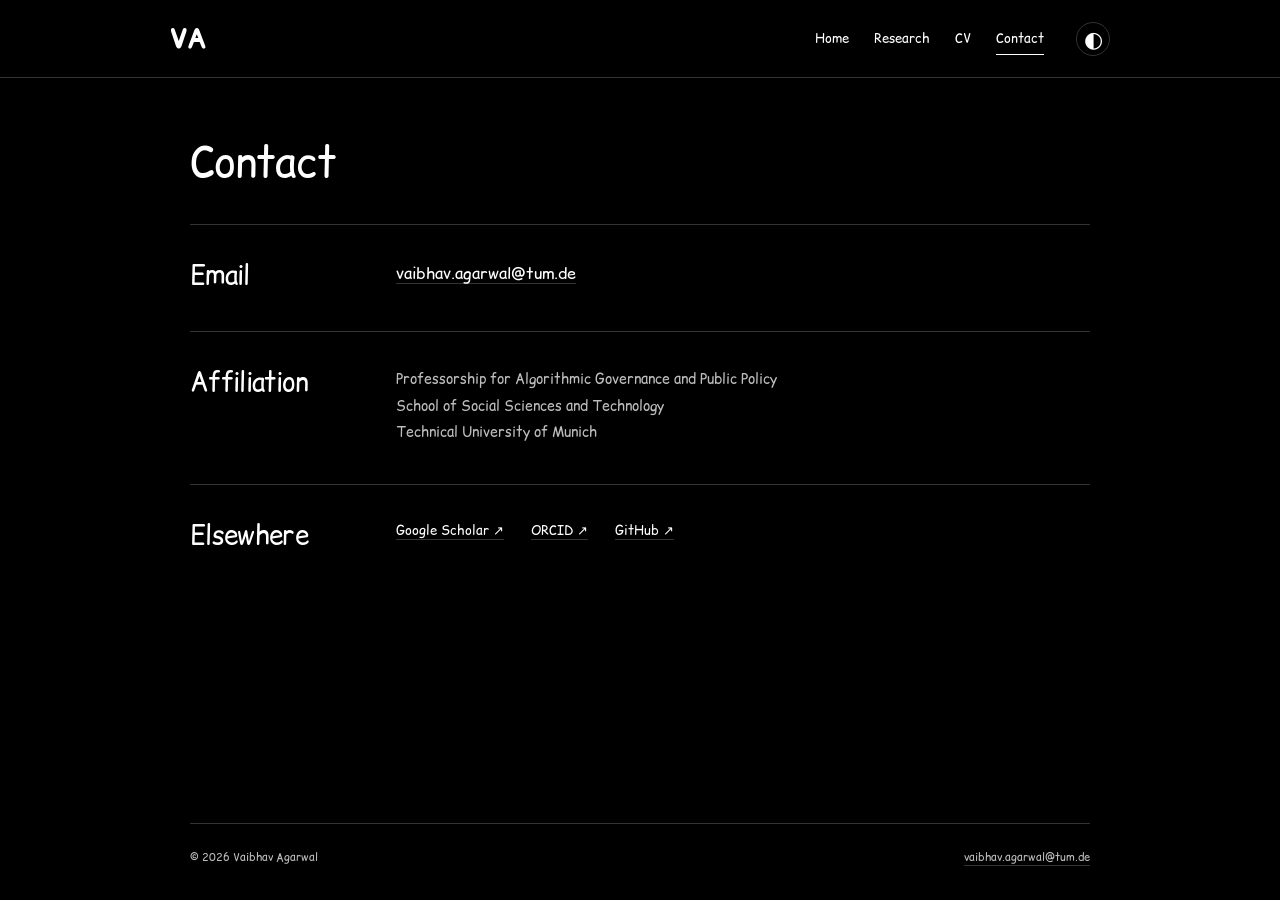
<file: contact.html>
<!doctype html>
<html lang="en" data-theme="dark">
<head>
  <meta charset="utf-8">
  <meta name="viewport" content="width=device-width, initial-scale=1">
  <meta name="color-scheme" content="dark light">
  <meta name="description" content="Contact Vaibhav Agarwal at the Technical University of Munich or find his academic profiles.">
  <title>Contact — Vaibhav Agarwal</title>
  <link rel="icon" href="favicon.svg" type="image/svg+xml">
  <script src="script.js"></script>
  <link rel="stylesheet" href="style.css">
  
</head>
<body>
  <a class="skip-link" href="#main">Skip to content</a>
  <header class="site-header">
    <div class="header-inner">
      <a class="wordmark" href="index.html" aria-label="Vaibhav Agarwal, home">VA</a>
      <nav aria-label="Main navigation">
        <a href="index.html">Home</a>
        <a href="research.html">Research</a>
        <a href="cv.html">CV</a>
        <a href="contact.html" aria-current="page">Contact</a>
      </nav>
      <button class="theme-toggle" type="button" aria-label="Switch to light theme" aria-pressed="true" hidden>
        <span class="theme-glyph" aria-hidden="true">◐</span>
      </button>
    </div>
  </header>
  <main id="main" class="page">
    <header class="page-heading"><h1>Contact</h1></header><section class="content-section" aria-labelledby="email-heading">
      <h2 id="email-heading">Email</h2>
      <div class="section-content contact-details"><a href="mailto:vaibhav.agarwal@tum.de">vaibhav.agarwal@tum.de</a></div>
    </section>
    <section class="content-section" aria-labelledby="affiliation-heading">
      <h2 id="affiliation-heading">Affiliation</h2>
      <div class="section-content prose"><p>Professorship for Algorithmic Governance and Public Policy<br>School of Social Sciences and Technology<br>Technical University of Munich</p></div>
    </section>
    <section class="content-section" aria-labelledby="profiles-heading">
      <h2 id="profiles-heading">Elsewhere</h2>
      <div class="section-content contact-profiles">
        <a href="https://scholar.google.com/citations?user=zqAMT9IAAAAJ&amp;hl=en">Google Scholar <span aria-hidden="true">↗</span></a>
        <a href="https://orcid.org/0009-0001-0770-1008" rel="me">ORCID <span aria-hidden="true">↗</span></a>
        <a href="https://github.com/vaibhav-sds">GitHub <span aria-hidden="true">↗</span></a>
      </div>
    </section>
  </main>
  <footer class="site-footer">
    <span>© 2026 Vaibhav Agarwal</span>
    <a href="mailto:vaibhav.agarwal@tum.de">vaibhav.agarwal@tum.de</a>
  </footer>
</body>
</html>
</file>
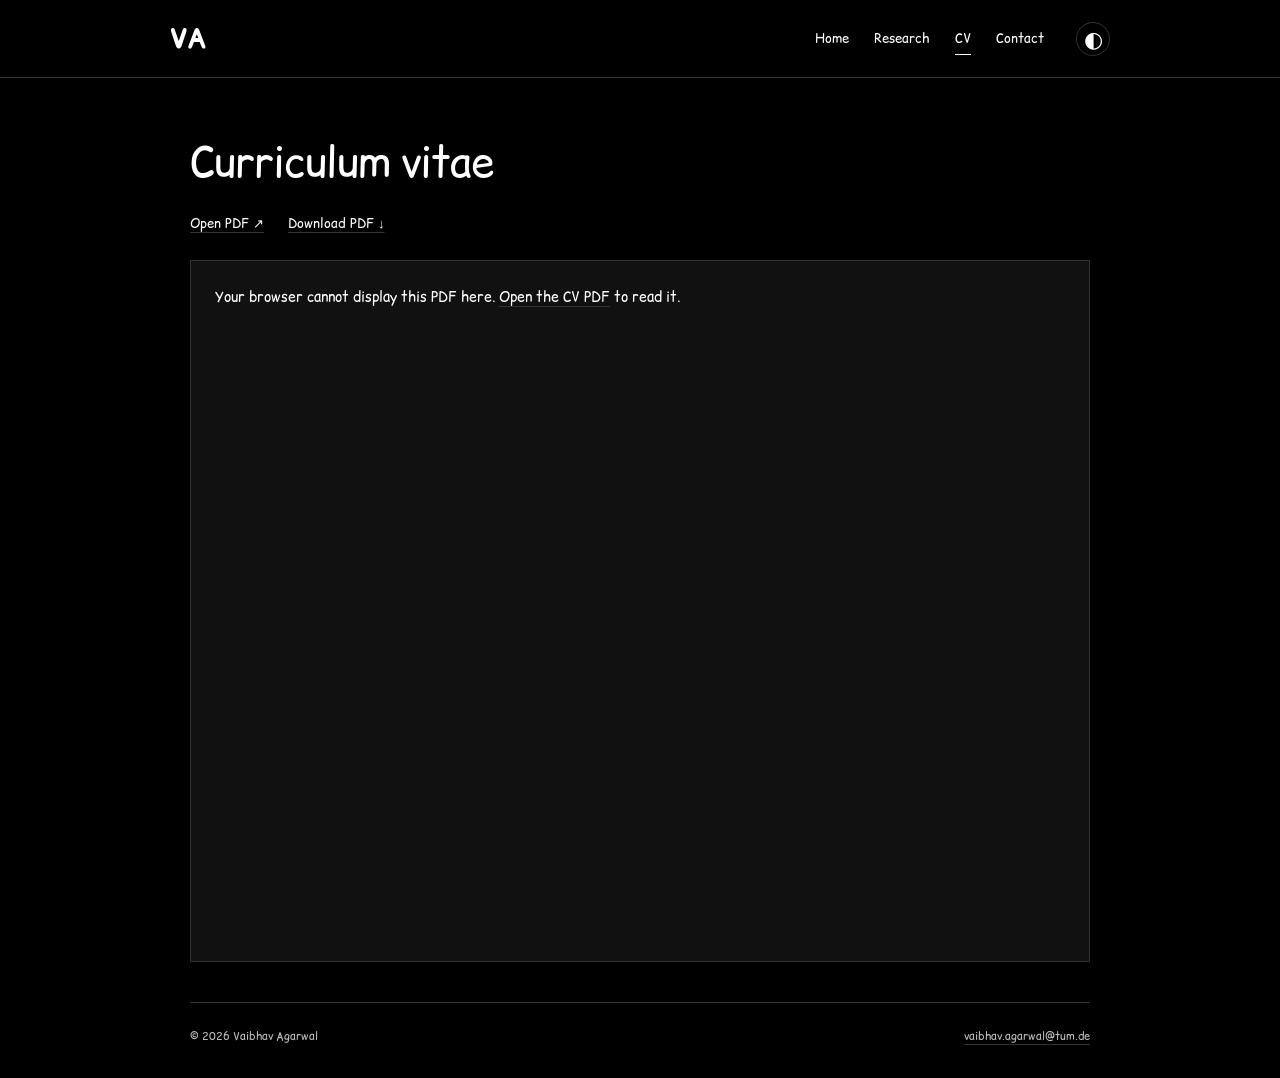
<file: cv.html>
<!doctype html>
<html lang="en" data-theme="dark">
<head>
  <meta charset="utf-8">
  <meta name="viewport" content="width=device-width, initial-scale=1">
  <meta name="color-scheme" content="dark light">
  <meta name="description" content="Read or download Vaibhav Agarwal’s academic CV as a PDF.">
  <title>Curriculum vitae — Vaibhav Agarwal</title>
  <link rel="icon" href="favicon.svg" type="image/svg+xml">
  <script src="script.js"></script>
  <link rel="stylesheet" href="style.css">
  
</head>
<body>
  <a class="skip-link" href="#main">Skip to content</a>
  <header class="site-header">
    <div class="header-inner">
      <a class="wordmark" href="index.html" aria-label="Vaibhav Agarwal, home">VA</a>
      <nav aria-label="Main navigation">
        <a href="index.html">Home</a>
        <a href="research.html">Research</a>
        <a href="cv.html" aria-current="page">CV</a>
        <a href="contact.html">Contact</a>
      </nav>
      <button class="theme-toggle" type="button" aria-label="Switch to light theme" aria-pressed="true" hidden>
        <span class="theme-glyph" aria-hidden="true">◐</span>
      </button>
    </div>
  </header>
  <main id="main" class="page">
    <header class="page-heading"><h1>Curriculum vitae</h1></header><div class="cv-actions">
      <a href="cv.pdf" target="_blank" rel="noopener">Open PDF <span aria-hidden="true">↗</span></a>
      <a href="cv.pdf" download="Vaibhav-Agarwal-CV.pdf">Download PDF <span aria-hidden="true">↓</span></a>
    </div>
    <object class="cv-document" data="cv.pdf#view=FitH" type="application/pdf" aria-label="Vaibhav Agarwal’s curriculum vitae">
      <p>Your browser cannot display this PDF here. <a href="cv.pdf">Open the CV PDF</a> to read it.</p>
    </object>
  </main>
  <footer class="site-footer">
    <span>© 2026 Vaibhav Agarwal</span>
    <a href="mailto:vaibhav.agarwal@tum.de">vaibhav.agarwal@tum.de</a>
  </footer>
</body>
</html>
</file>
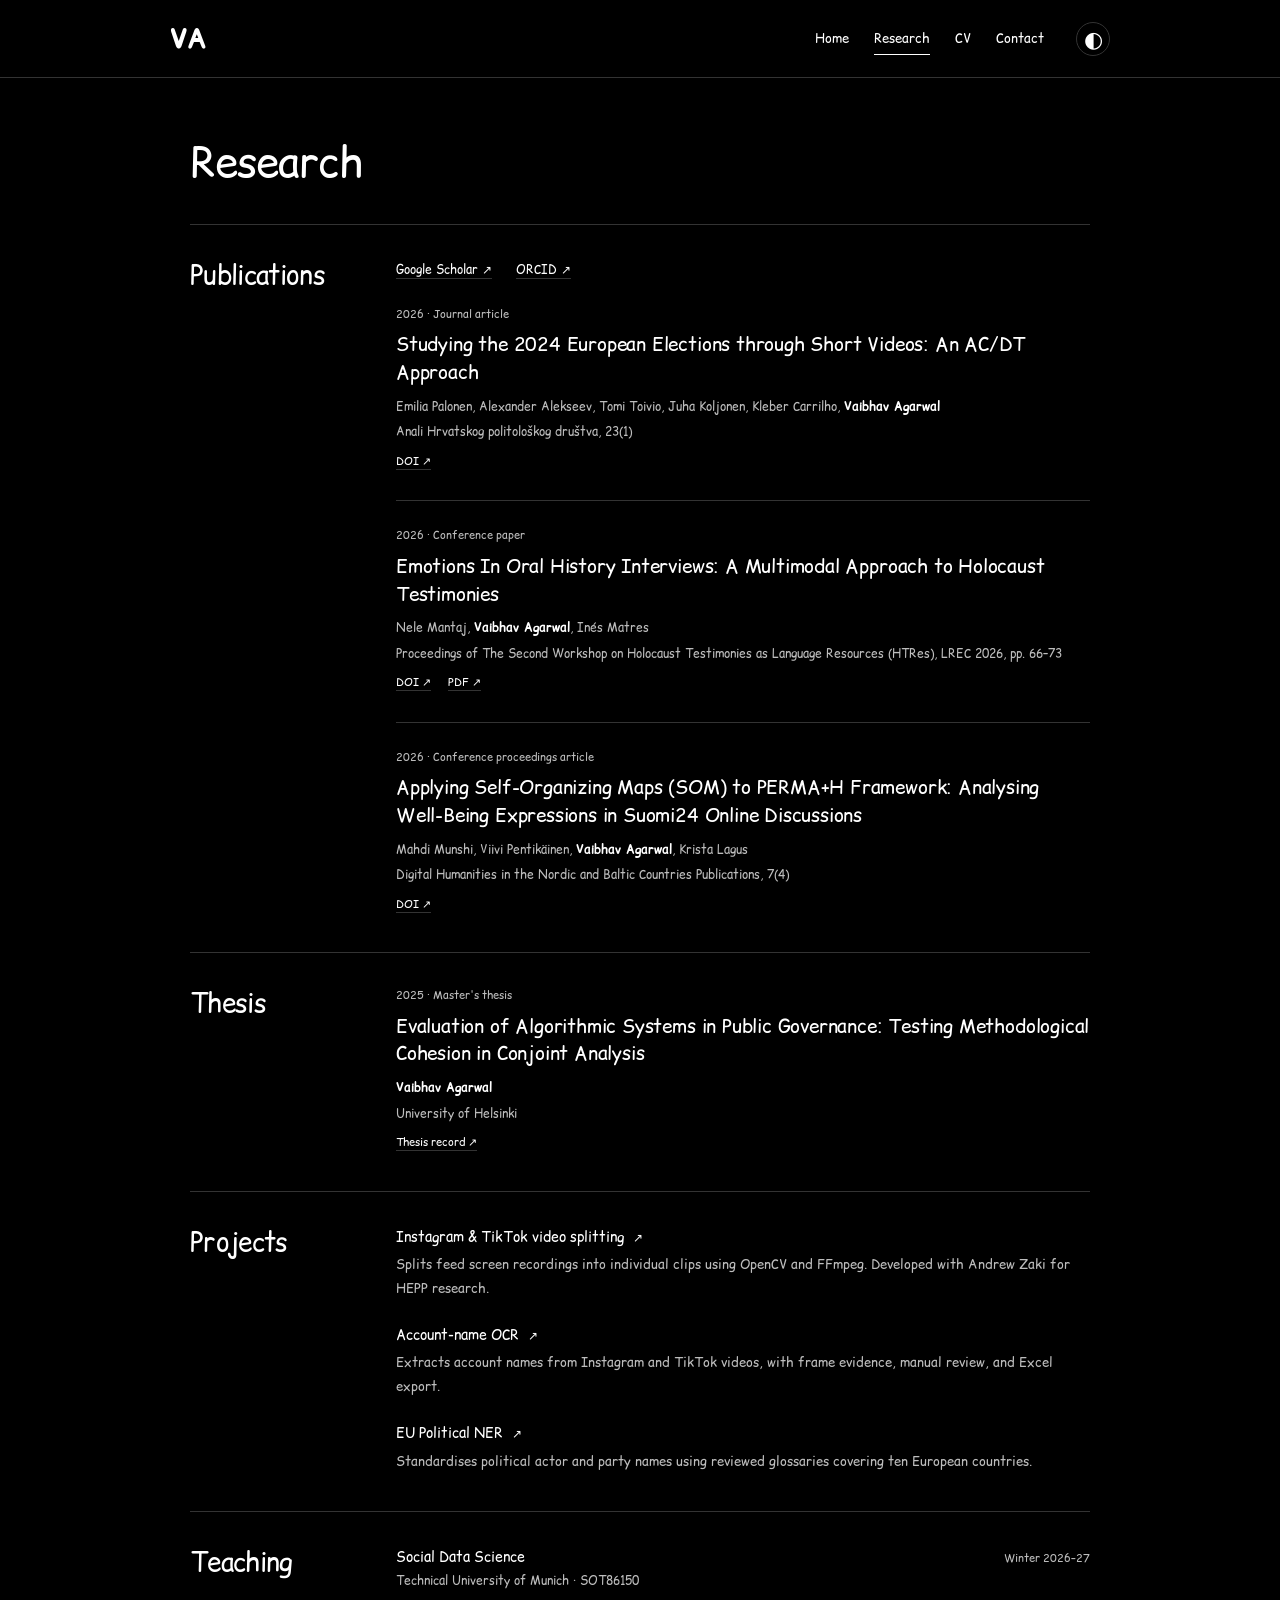
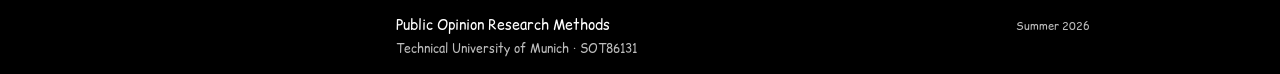
<file: project-audit.html>
<!doctype html>
<html lang="en"><head><meta charset="utf-8"><meta name="viewport" content="width=device-width, initial-scale=1"><meta name="robots" content="noindex"><meta http-equiv="refresh" content="0; url=research.html"><title>Page moved — Vaibhav Agarwal</title></head><body><p>This page has moved. <a href="research.html">Continue to the website</a>.</p></body></html>
</file>
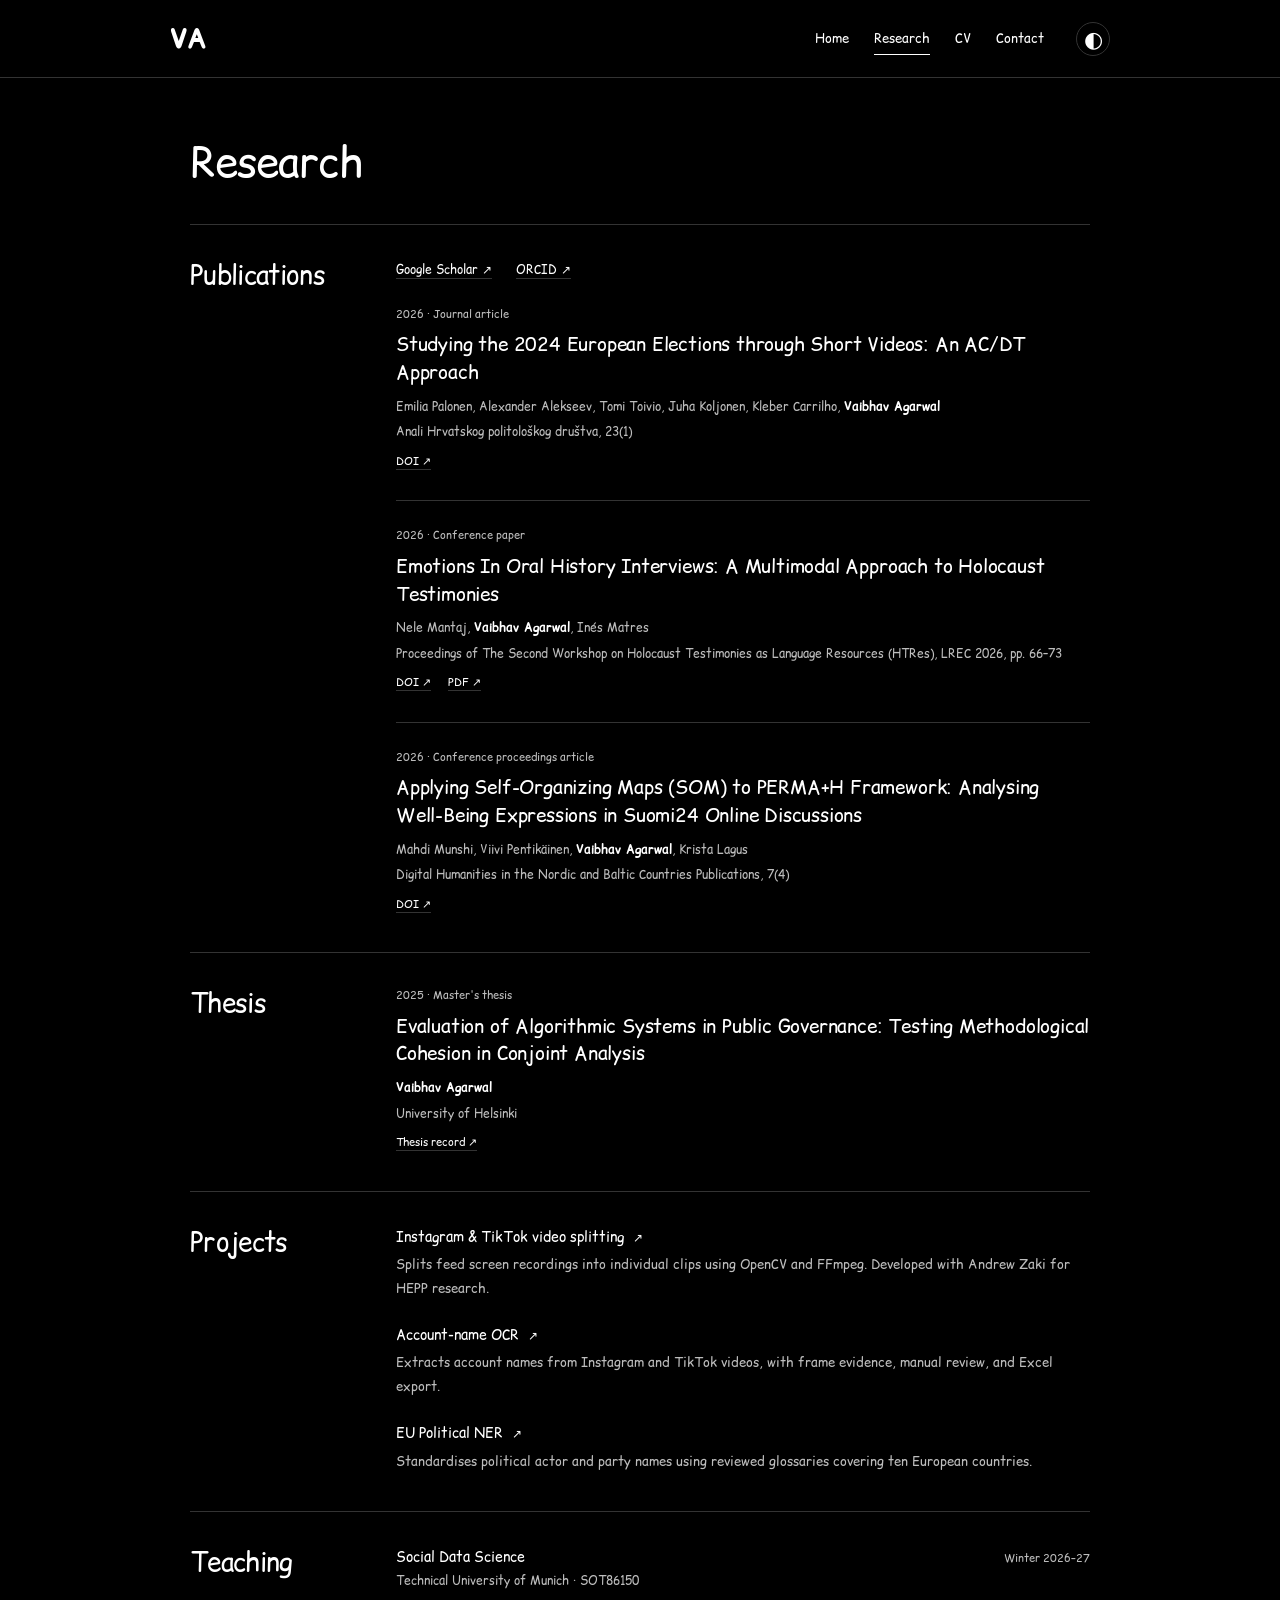
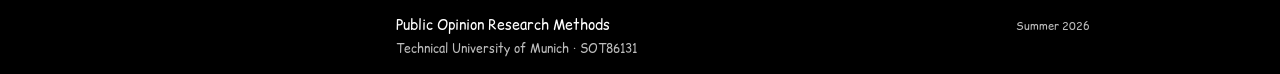
<file: project-multimodal.html>
<!doctype html>
<html lang="en"><head><meta charset="utf-8"><meta name="viewport" content="width=device-width, initial-scale=1"><meta name="robots" content="noindex"><meta http-equiv="refresh" content="0; url=research.html#projects"><title>Page moved — Vaibhav Agarwal</title></head><body><p>This page has moved. <a href="research.html#projects">Continue to the website</a>.</p></body></html>
</file>
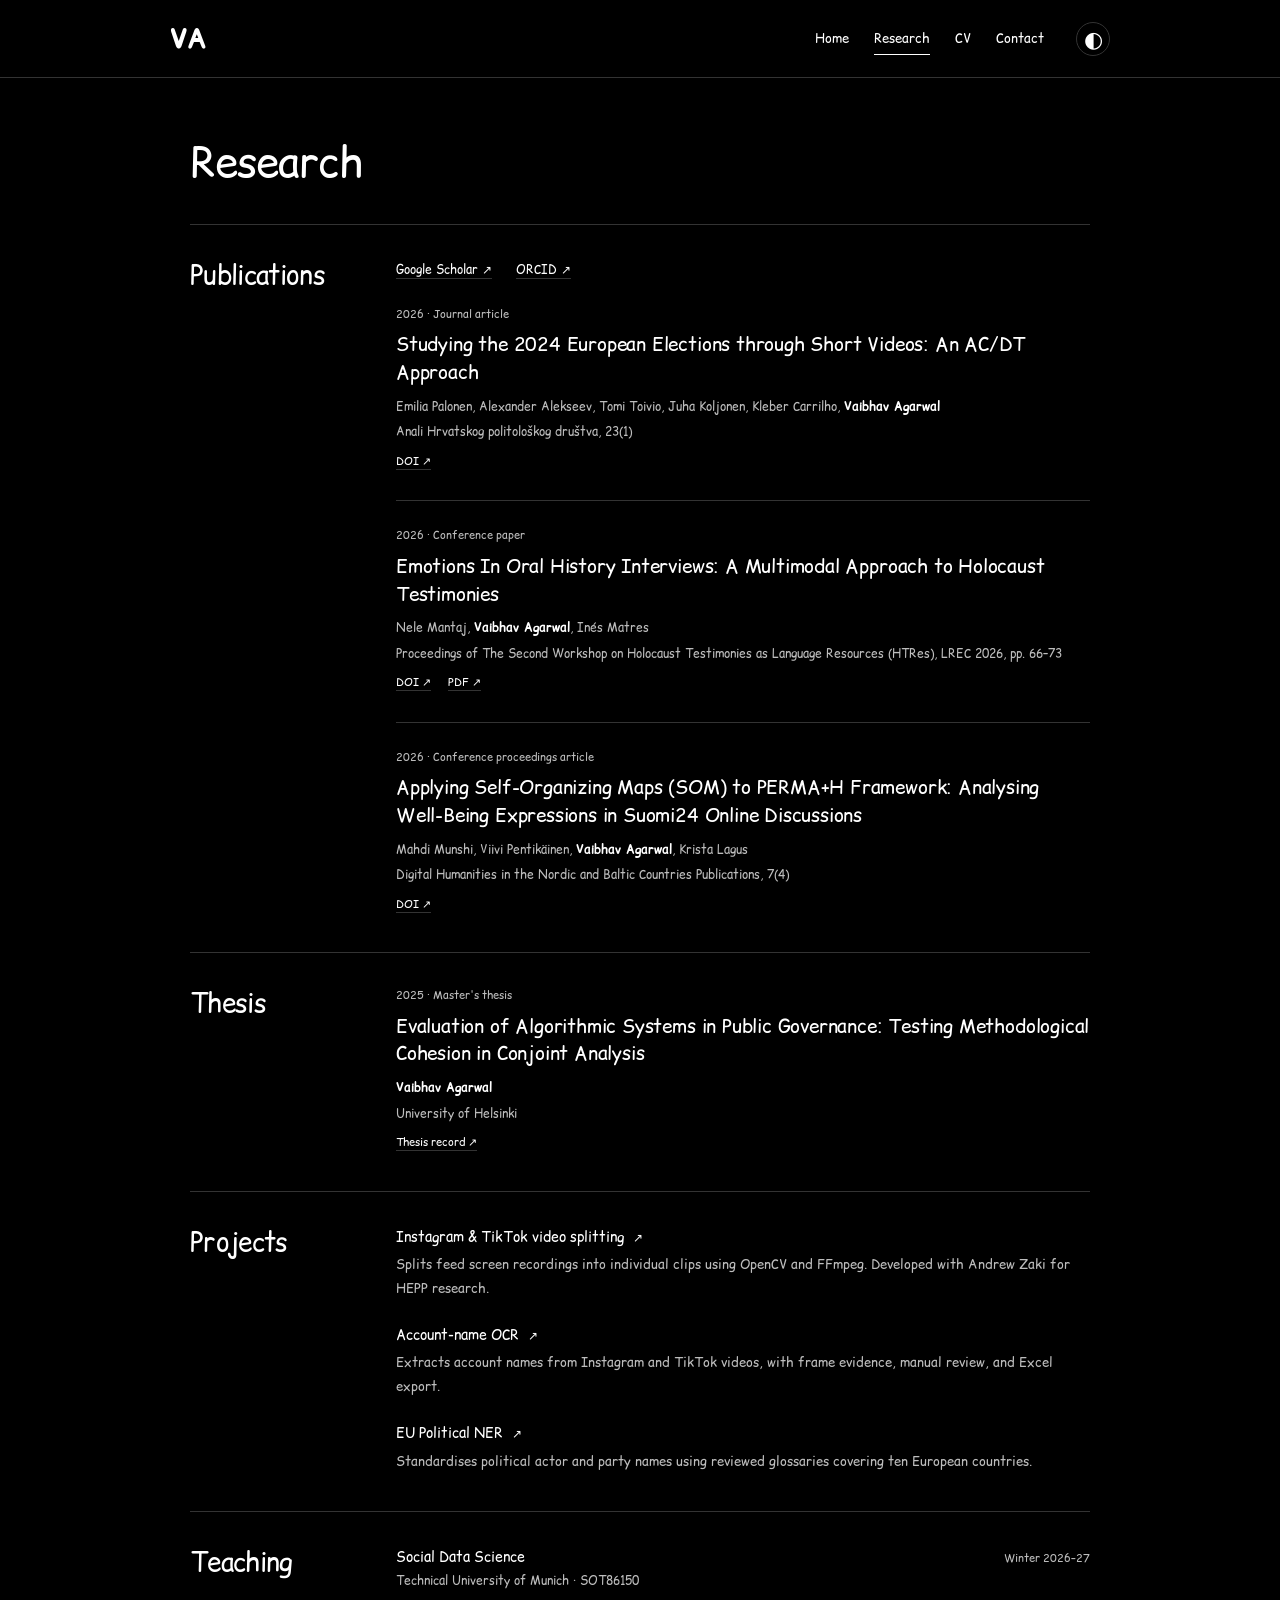
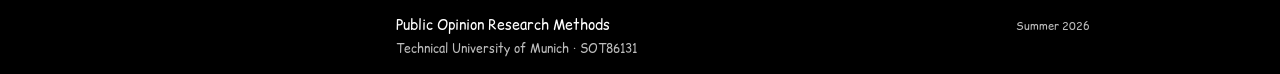
<file: project-thesis.html>
<!doctype html>
<html lang="en"><head><meta charset="utf-8"><meta name="viewport" content="width=device-width, initial-scale=1"><meta name="robots" content="noindex"><meta http-equiv="refresh" content="0; url=research.html#thesis"><title>Page moved — Vaibhav Agarwal</title></head><body><p>This page has moved. <a href="research.html#thesis">Continue to the website</a>.</p></body></html>
</file>
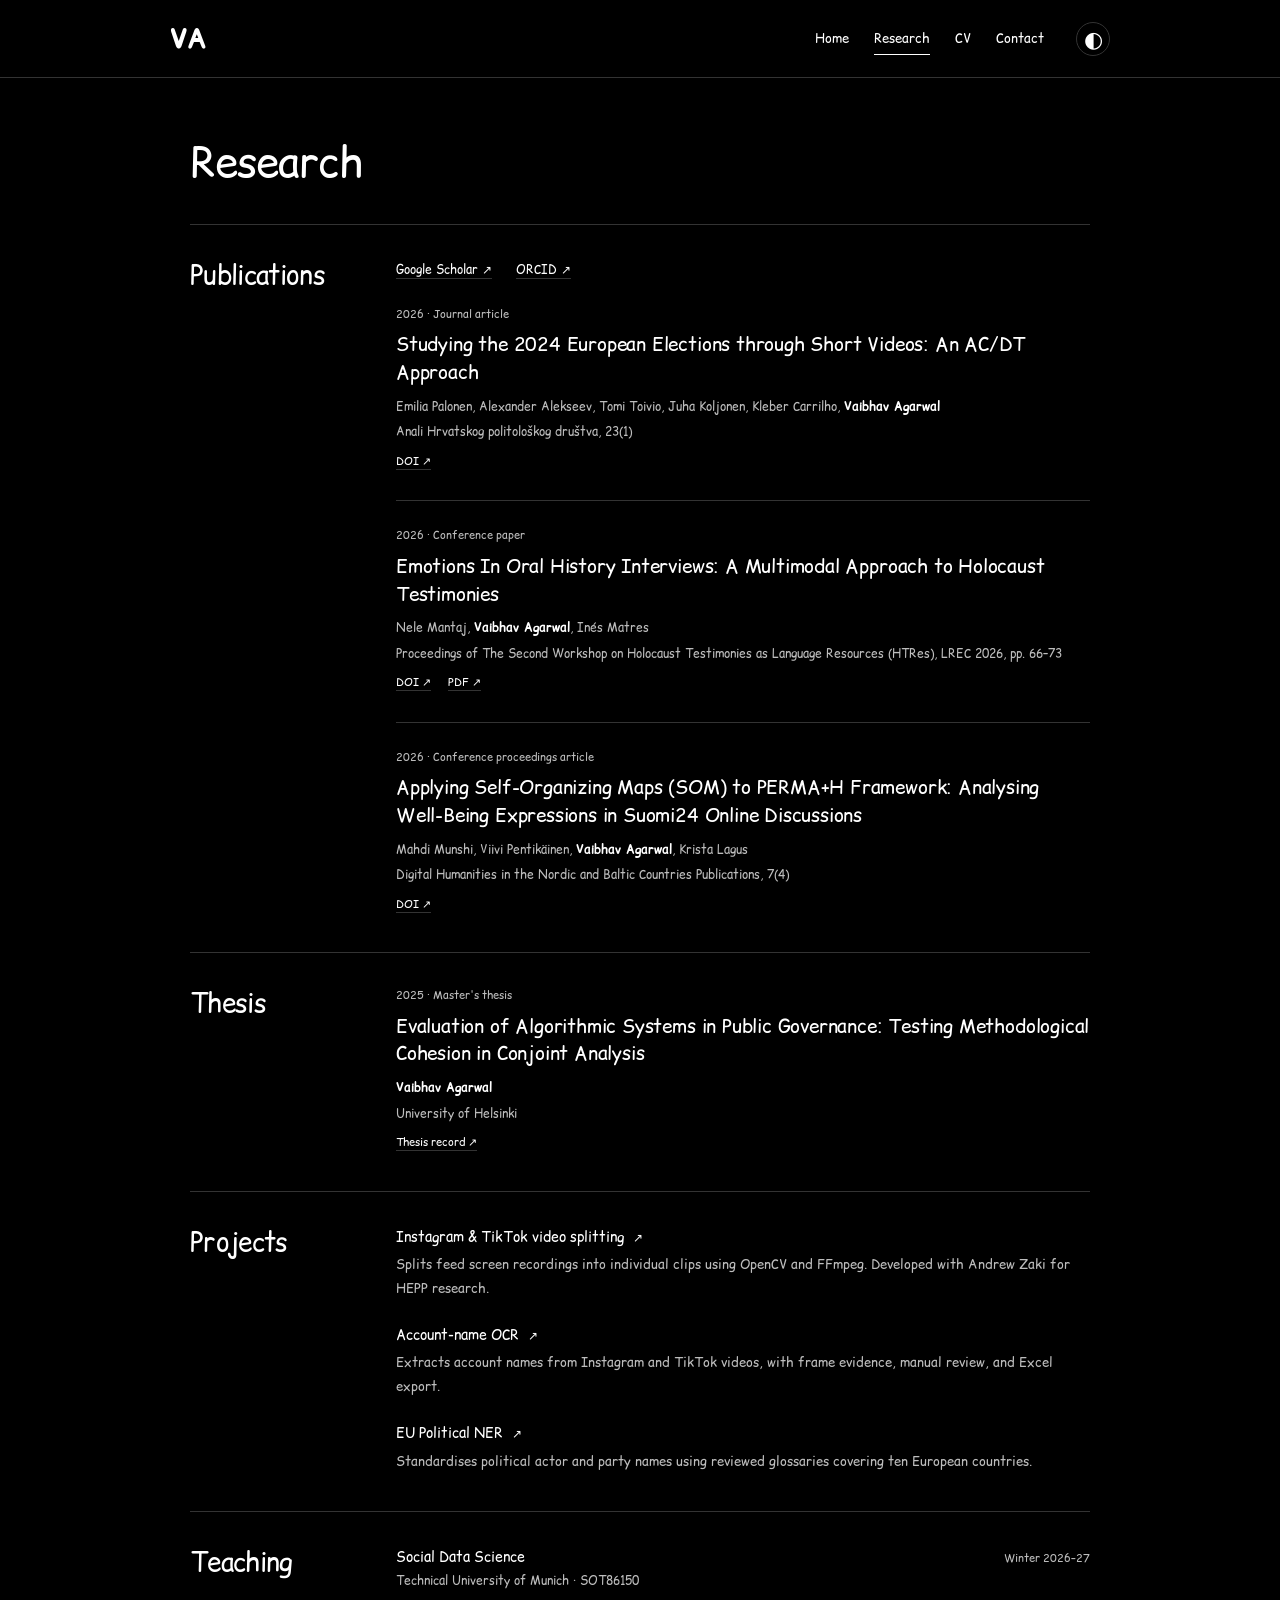
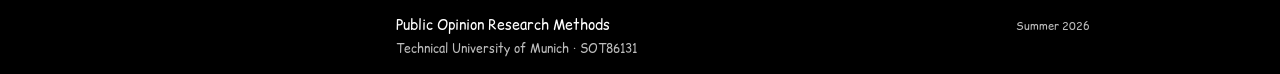
<file: publications.html>
<!doctype html>
<html lang="en"><head><meta charset="utf-8"><meta name="viewport" content="width=device-width, initial-scale=1"><meta name="robots" content="noindex"><meta http-equiv="refresh" content="0; url=research.html#publications"><title>Page moved — Vaibhav Agarwal</title></head><body><p>This page has moved. <a href="research.html#publications">Continue to the website</a>.</p></body></html>
</file>
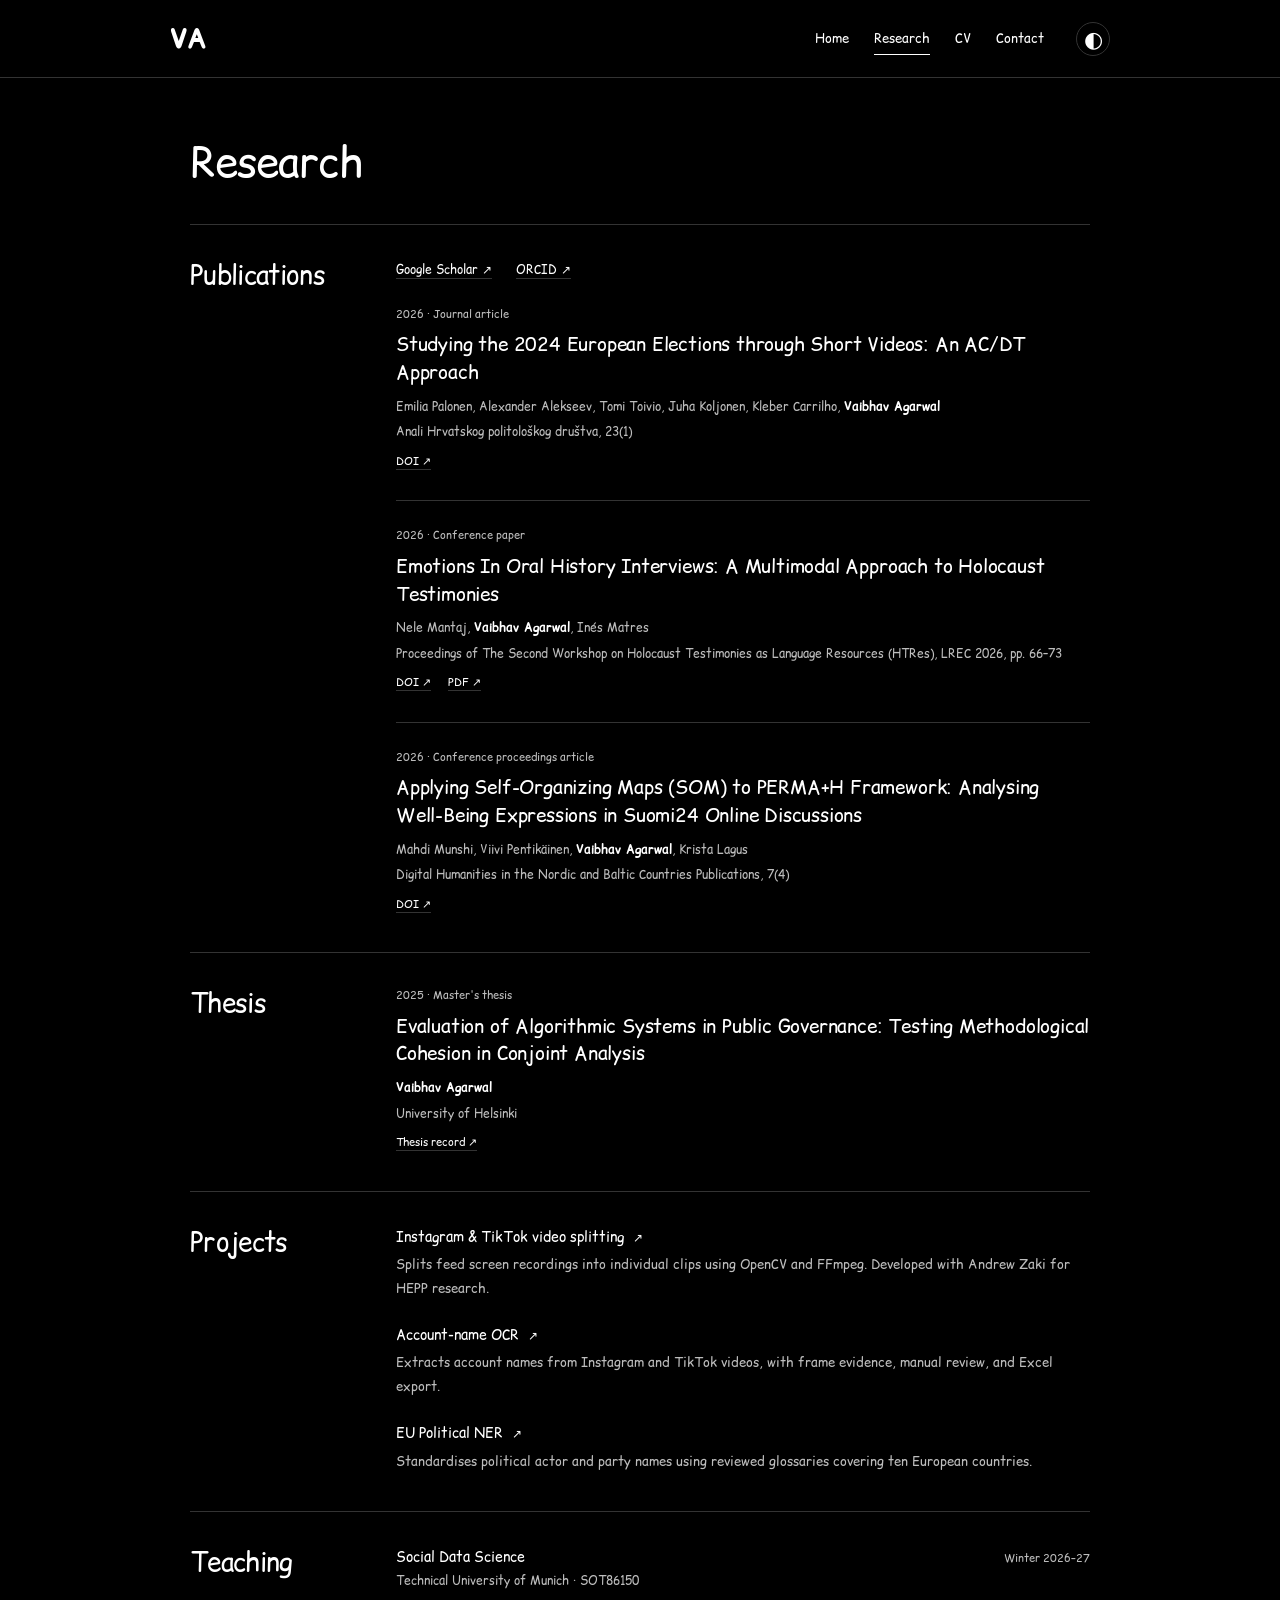
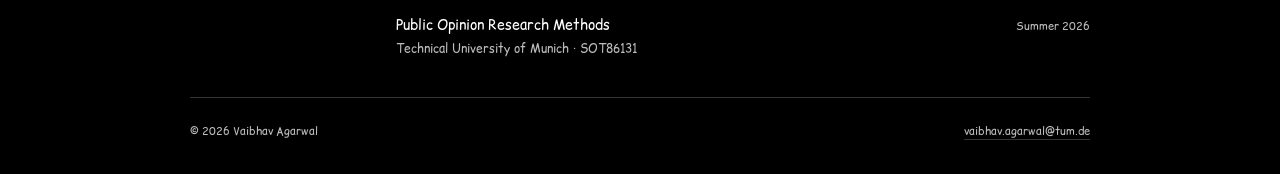
<file: research.html>
<!doctype html>
<html lang="en" data-theme="dark">
<head>
  <meta charset="utf-8">
  <meta name="viewport" content="width=device-width, initial-scale=1">
  <meta name="color-scheme" content="dark light">
  <meta name="description" content="Research, publications, open-source projects, and teaching by Vaibhav Agarwal in algorithmic governance and social data science.">
  <title>Research — Vaibhav Agarwal</title>
  <link rel="icon" href="favicon.svg" type="image/svg+xml">
  <script src="script.js"></script>
  <link rel="stylesheet" href="style.css">
  
</head>
<body>
  <a class="skip-link" href="#main">Skip to content</a>
  <header class="site-header">
    <div class="header-inner">
      <a class="wordmark" href="index.html" aria-label="Vaibhav Agarwal, home">VA</a>
      <nav aria-label="Main navigation">
        <a href="index.html">Home</a>
        <a href="research.html" aria-current="page">Research</a>
        <a href="cv.html">CV</a>
        <a href="contact.html">Contact</a>
      </nav>
      <button class="theme-toggle" type="button" aria-label="Switch to light theme" aria-pressed="true" hidden>
        <span class="theme-glyph" aria-hidden="true">◐</span>
      </button>
    </div>
  </header>
  <main id="main" class="page">
    <header class="page-heading"><h1>Research</h1></header><section id="publications" class="content-section" aria-labelledby="publications-heading"><h2 id="publications-heading">Publications</h2><div class="section-content publication-list"><div class="research-profiles"><a href="https://scholar.google.com/citations?user=zqAMT9IAAAAJ&amp;hl=en">Google Scholar ↗</a><a href="https://orcid.org/0009-0001-0770-1008" rel="me">ORCID ↗</a></div><article class="publication">
<p class="publication-meta">2026 · Journal article</p>
<h3><a href="https://doi.org/10.20901/an.23.06">Studying the 2024 European Elections through Short Videos: An AC/DT Approach</a></h3>
<p class="authors">Emilia Palonen, Alexander Alekseev, Tomi Toivio, Juha Koljonen, Kleber Carrilho, <strong>Vaibhav Agarwal</strong></p>
<p class="venue">Anali Hrvatskog politološkog društva, 23(1)</p>
<div class="paper-links"><a href="https://doi.org/10.20901/an.23.06">DOI ↗</a></div>
</article>
<article class="publication">
<p class="publication-meta">2026 · Conference paper</p>
<h3><a href="https://aclanthology.org/2026.htres-2.8/">Emotions In Oral History Interviews: A Multimodal Approach to Holocaust Testimonies</a></h3>
<p class="authors">Nele Mantaj, <strong>Vaibhav Agarwal</strong>, Inés Matres</p>
<p class="venue">Proceedings of The Second Workshop on Holocaust Testimonies as Language Resources (HTRes), LREC 2026, pp. 66–73</p>
<div class="paper-links"><a href="https://doi.org/10.63317/59pkmnv7gtu2">DOI ↗</a><a href="https://aclanthology.org/2026.htres-2.8.pdf">PDF ↗</a></div>
</article>
<article class="publication">
<p class="publication-meta">2026 · Conference proceedings article</p>
<h3><a href="https://doi.org/10.5617/dhnbpub.13131">Applying Self-Organizing Maps (SOM) to PERMA+H Framework: Analysing Well-Being Expressions in Suomi24 Online Discussions</a></h3>
<p class="authors">Mahdi Munshi, Viivi Pentikäinen, <strong>Vaibhav Agarwal</strong>, Krista Lagus</p>
<p class="venue">Digital Humanities in the Nordic and Baltic Countries Publications, 7(4)</p>
<div class="paper-links"><a href="https://doi.org/10.5617/dhnbpub.13131">DOI ↗</a></div>
</article></div></section>
<section id="thesis" class="content-section" aria-labelledby="thesis-heading"><h2 id="thesis-heading">Thesis</h2><div class="section-content publication-list"><article class="publication">
<p class="publication-meta">2025 · Master&#x27;s thesis</p>
<h3><a href="https://hdl.handle.net/10138/597339">Evaluation of Algorithmic Systems in Public Governance: Testing Methodological Cohesion in Conjoint Analysis</a></h3>
<p class="authors"><strong>Vaibhav Agarwal</strong></p>
<p class="venue">University of Helsinki</p>
<div class="paper-links"><a href="https://hdl.handle.net/10138/597339">Thesis record ↗</a></div>
</article></div></section>
<section id="projects" class="content-section" aria-labelledby="projects-heading">
      <h2 id="projects-heading">Projects</h2>
      <div class="section-content project-list">
        <article>
          <h3><a href="https://github.com/vaibhav-sds/IG-TK-Spliter">Instagram & TikTok video splitting <span aria-hidden="true">↗</span></a></h3>
          <p>Splits feed screen recordings into individual clips using OpenCV and FFmpeg. Developed with Andrew Zaki for HEPP research.</p>
        </article>
        <article>
          <h3><a href="https://github.com/vaibhav-sds/IG-TK-AccNames-OCR">Account-name OCR <span aria-hidden="true">↗</span></a></h3>
          <p>Extracts account names from Instagram and TikTok videos, with frame evidence, manual review, and Excel export.</p>
        </article>
        <article>
          <h3><a href="https://github.com/vaibhav-sds/EU-Political-NER">EU Political NER <span aria-hidden="true">↗</span></a></h3>
          <p>Standardises political actor and party names using reviewed glossaries covering ten European countries.</p>
        </article>
      </div>
    </section><section id="teaching" class="content-section" aria-labelledby="teaching-heading">
      <h2 id="teaching-heading">Teaching</h2>
      <div class="section-content teaching-list">
        <article><div><h3>Social Data Science</h3><p>Technical University of Munich · SOT86150</p></div><p class="term">Winter 2026–27</p></article>
        <article><div><h3>Public Opinion Research Methods</h3><p>Technical University of Munich · SOT86131</p></div><p class="term">Summer 2026</p></article>
      </div>
    </section>
  </main>
  <footer class="site-footer">
    <span>© 2026 Vaibhav Agarwal</span>
    <a href="mailto:vaibhav.agarwal@tum.de">vaibhav.agarwal@tum.de</a>
  </footer>
</body>
</html>
</file>
<file: style.css>
@font-face {
  font-family: "Comic Relief";
  src: url("fonts/ComicRelief-Regular.woff") format("woff");
  font-weight: 400;
  font-style: normal;
  font-display: swap;
}
@font-face {
  font-family: "Comic Relief";
  src: url("fonts/ComicRelief-Bold.woff") format("woff");
  font-weight: 700;
  font-style: normal;
  font-display: swap;
}
:root {
  color-scheme: dark;
  --background: #000;
  --foreground: #fff;
  --secondary: #bdbdbd;
  --border: #333;
  --subtle: #111;
  --font: "Comic Sans MS", "Comic Sans", "Comic Relief", cursive;
}
:root[data-theme="light"] { color-scheme: light; --background: #fff; --foreground: #111; --secondary: #555; --border: #dedede; --subtle: #f5f5f5; }
*, *::before, *::after { box-sizing: border-box; }
html { scroll-behavior: smooth; scroll-padding-top: 30px; }
body { min-height: 100vh; display: flex; flex-direction: column; margin: 0; background: var(--background); color: var(--foreground); font-family: var(--font); font-size: 15px; line-height: 1.8; -webkit-font-smoothing: antialiased; }
button, input { font: inherit; }
a { color: inherit; text-decoration-color: var(--border); text-underline-offset: 4px; }
a:hover { text-decoration-color: var(--foreground); }
a, button { -webkit-tap-highlight-color: transparent; }
:focus-visible { outline: 2px solid var(--foreground); outline-offset: 5px; }
button { cursor: pointer; }
h1, h2, h3, p { margin: 0; }
.skip-link { position: absolute; left: 16px; top: -100px; z-index: 10; background: var(--foreground); color: var(--background); padding: 8px 15px; }
.skip-link:focus { top: 10px; }
.site-header { border-bottom: 1px solid var(--border); }
.header-inner { width: min(940px, calc(100% - 64px)); margin: 0 auto; min-height: 77px; display: flex; align-items: center; gap: 32px; }
.wordmark { font: 700 27px/1 var(--font); letter-spacing: -1px; text-decoration: none; margin-right: auto; }
nav { display: flex; align-items: center; flex-wrap: wrap; gap: 25px; }
nav a { position: relative; font-size: 13px; text-decoration: none; padding: 10px 0; }
nav a::after { content: ""; position: absolute; left: 0; right: 0; bottom: 5px; height: 1px; background: currentColor; transform: scaleX(0); transform-origin: left; transition: transform .22s ease; }
nav a:hover::after, nav a:focus-visible::after, nav a[aria-current="page"]::after { transform: scaleX(1); }
.theme-toggle { flex: 0 0 34px; width: 34px; height: 34px; padding: 0; border: 1px solid var(--border); border-radius: 50%; background: transparent; color: var(--foreground); place-items: center; transition: background .2s; }
.theme-toggle:not([hidden]) { display: grid; }
.theme-toggle:hover { background: var(--subtle); }
.theme-glyph { font-size: 22px; line-height: 1; }
.page { flex: 1; width: min(900px, calc(100% - 64px)); margin: 0 auto; }
.intro { display: grid; grid-template-columns: 220px minmax(0, 1fr); gap: 49px; align-items: start; padding: 67px 0 58px; }
.portrait { overflow: hidden; border-radius: 5px; background: var(--subtle); }
.portrait img { width: 100%; height: 280px; display: block; object-fit: cover; object-position: 55% 62%; }
h1 { font-family: var(--font); font-size: clamp(36px, 4.6vw, 45px); font-weight: 500; letter-spacing: -.025em; line-height: 1.15; margin: -5px 0 12px; }
.role { color: var(--secondary); font-size: 14px; line-height: 1.7; }
.affiliation { font-size: 14px; line-height: 1.7; margin: 1px 0 22px; }
.bio { font-size: 14px; line-height: 1.85; color: var(--secondary); margin-top: 12px; }
.profile-links { display: flex; flex-wrap: wrap; align-items: center; gap: 11px 20px; margin-top: 23px; }
.profile-links a { font-size: 12px; white-space: nowrap; text-decoration-thickness: 1px; }
.profile-links a span { display: inline-block; transition: transform .2s; }
.profile-links a:hover span { transform: translate(1px,-1px); }
.content-section { display: grid; grid-template-columns: 170px minmax(0, 1fr); gap: 36px; border-top: 1px solid var(--border); padding: 34px 0 38px; }
h2 { font: 400 26px/1.3 var(--font); letter-spacing: -.025em; }
.section-content { min-width: 0; }
.prose p { font-size: 14px; line-height: 1.9; color: var(--secondary); }
.prose p + p { margin-top: 12px; }
.publication + .publication { margin-top: 29px; padding-top: 26px; border-top: 1px solid var(--border); }
.publication-meta { font-size: 11px; line-height: 1.6; color: var(--secondary); margin-bottom: 8px; }
.publication h3 { font: 500 19px/1.45 var(--font); letter-spacing: -.01em; }
.publication h3 a { text-decoration: none; }
.publication h3 a:hover { text-decoration: underline; text-decoration-thickness: 1px; }
.authors { font-size: 12px; line-height: 1.8; color: var(--secondary); margin-top: 9px; }
.authors strong { font-weight: 600; color: var(--foreground); }
.venue { font-size: 12px; line-height: 1.7; color: var(--secondary); margin-top: 5px; }
.paper-links { display: flex; gap: 17px; flex-wrap: wrap; margin-top: 9px; font-size: 11px; }
.project-list article + article { margin-top: 24px; }
.project-list h3 { font-size: 14px; font-weight: 500; line-height: 1.6; }
.project-list h3 a { text-decoration: none; }
.project-list h3 a:hover { text-decoration: underline; text-decoration-thickness: 1px; }
.project-list h3 a span { margin-left: 5px; font-size: 12px; }
.project-list p { font-size: 13px; color: var(--secondary); line-height: 1.8; margin-top: 5px; }
.teaching-list article { display: flex; justify-content: space-between; align-items: baseline; gap: 12px 24px; flex-wrap: wrap; }
.teaching-list article + article { margin-top: 22px; }
.teaching-list h3 { font-size: 14px; font-weight: 500; line-height: 1.6; }
.teaching-list p { font-size: 12px; line-height: 1.7; color: var(--secondary); margin-top: 3px; }
.teaching-list .term { font-size: 11px; white-space: nowrap; }
.site-footer { width: min(900px, calc(100% - 64px)); margin: 0 auto; display: flex; justify-content: space-between; align-items: center; gap: 12px 25px; flex-wrap: wrap; padding: 24px 0 32px; border-top: 1px solid var(--border); font-size: 11px; color: var(--secondary); }
.site-footer a { overflow-wrap: anywhere; }
@media (max-width: 780px) {
  .intro { grid-template-columns: 185px minmax(0, 1fr); gap: 32px; padding-top: 48px; }
  .portrait img { height: 250px; }
  .content-section { grid-template-columns: 140px minmax(0, 1fr); gap: 26px; }
  .profile-links { gap: 9px 16px; }
}
@media (max-width: 600px) {
  .header-inner { width: calc(100% - 40px); gap: 18px; flex-wrap: wrap; padding: 18px 0 11px; }
  .wordmark { order: 1; }
  .theme-toggle { order: 2; }
  nav { order: 3; width: 100%; gap: 3px 22px; justify-content: flex-start; }
  nav a { font-size: 12px; }
  .page, .site-footer { width: calc(100% - 44px); }
  .intro { grid-template-columns: 1fr; gap: 28px; padding: 34px 0 35px; }
  .portrait { width: 185px; }
  .portrait img { height: 220px; }
  h1 { font-size: 37px; margin-top: 0; }
  .affiliation { margin-bottom: 20px; }
  .content-section { grid-template-columns: 1fr; gap: 21px; padding: 28px 0 32px; }
  h2 { font-size: 25px; }
  .publication h3 { font-size: 19px; }
  .profile-links { gap: 12px 20px; }
  .site-footer { align-items: flex-start; padding-bottom: 27px; }
}
@media (max-width: 360px) { nav { gap: 7px 12px; } nav a { font-size: 11px; } h1 { font-size: 33px; } }
@media (pointer: coarse) {
  nav a, .profile-links a, .paper-links a, .site-footer a { display: inline-flex; align-items: center; min-height: 44px; }
  .theme-toggle { width: 44px; height: 44px; flex-basis: 44px; }
  .profile-links { gap: 0 18px; margin-top: 16px; }
}
@media (prefers-reduced-motion: reduce) { html { scroll-behavior: auto; } *, *::before, *::after { animation: none !important; transition: none !important; } }
@media print {
  :root { --background: #fff !important; --foreground: #000 !important; --secondary: #333 !important; --border: #ccc !important; }
  .site-header, .skip-link { display: none; }
  .page, .site-footer { width: 100%; }
  .intro { padding-top: 0; }
  .publication, .project-list article, .teaching-list article { break-inside: avoid; }
}

/* Shared layouts for the separate academic pages. */
.page-heading { padding: 60px 0 38px; }
.page-heading h1 { margin: 0; font-size: clamp(34px, 4.6vw, 42px); }
.page-heading p { margin-top: 17px; color: var(--secondary); font-size: 13px; }
.link-separator { margin: 0 16px; }
.contact-details { font-size: 16px; overflow-wrap: anywhere; }
.contact-profiles { display: flex; flex-wrap: wrap; gap: 15px 27px; font-size: 13px; }
.cv-actions { display: flex; flex-wrap: wrap; gap: 24px; margin: -12px 0 24px; font-size: 13px; }
.cv-document { display: block; width: 100%; height: 78vh; min-height: 560px; margin: 0 0 40px; border: 1px solid var(--border); background: var(--subtle); }
.cv-document p { padding: 24px; font-size: 14px; }
@media (max-width: 780px) { .header-inner { gap: 22px; } nav { gap: 20px; } }
@media (max-width: 600px) {
  .page-heading { padding: 35px 0 28px; }
  .page-heading h1 { font-size: 34px; }
  .cv-actions { margin-top: -2px; margin-bottom: 22px; }
  .cv-document { min-height: 440px; height: 68vh; }
  .contact-profiles { gap: 9px 23px; }
  nav { gap: 3px 22px; }
}
@media (pointer: coarse) { .cv-actions a, .contact-profiles a { display: inline-flex; align-items: center; min-height: 44px; } }
@media print { .cv-actions { display: none; } }

.research-profiles { display: flex; flex-wrap: wrap; gap: 12px 24px; margin-bottom: 25px; font-size: 12px; }
@media (pointer: coarse) { .research-profiles a { display: inline-flex; align-items: center; min-height: 44px; } }
</file>
